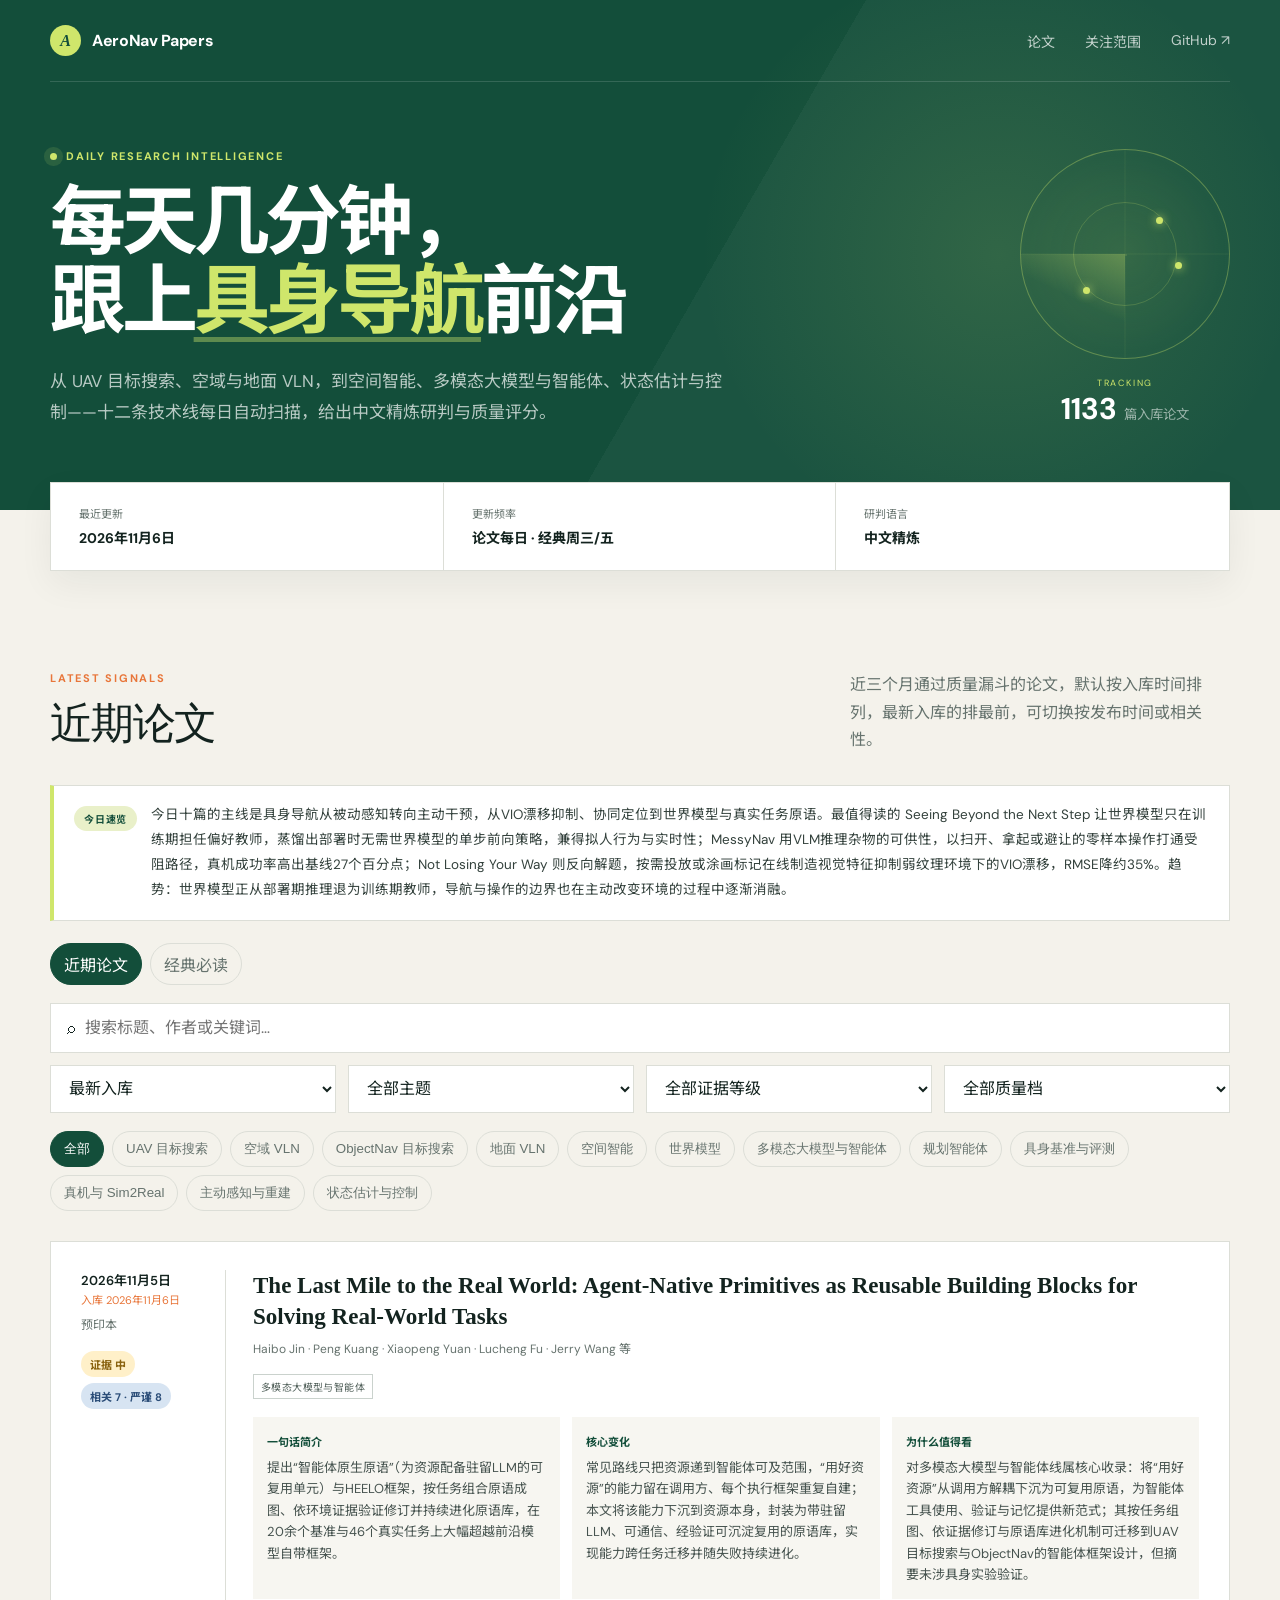
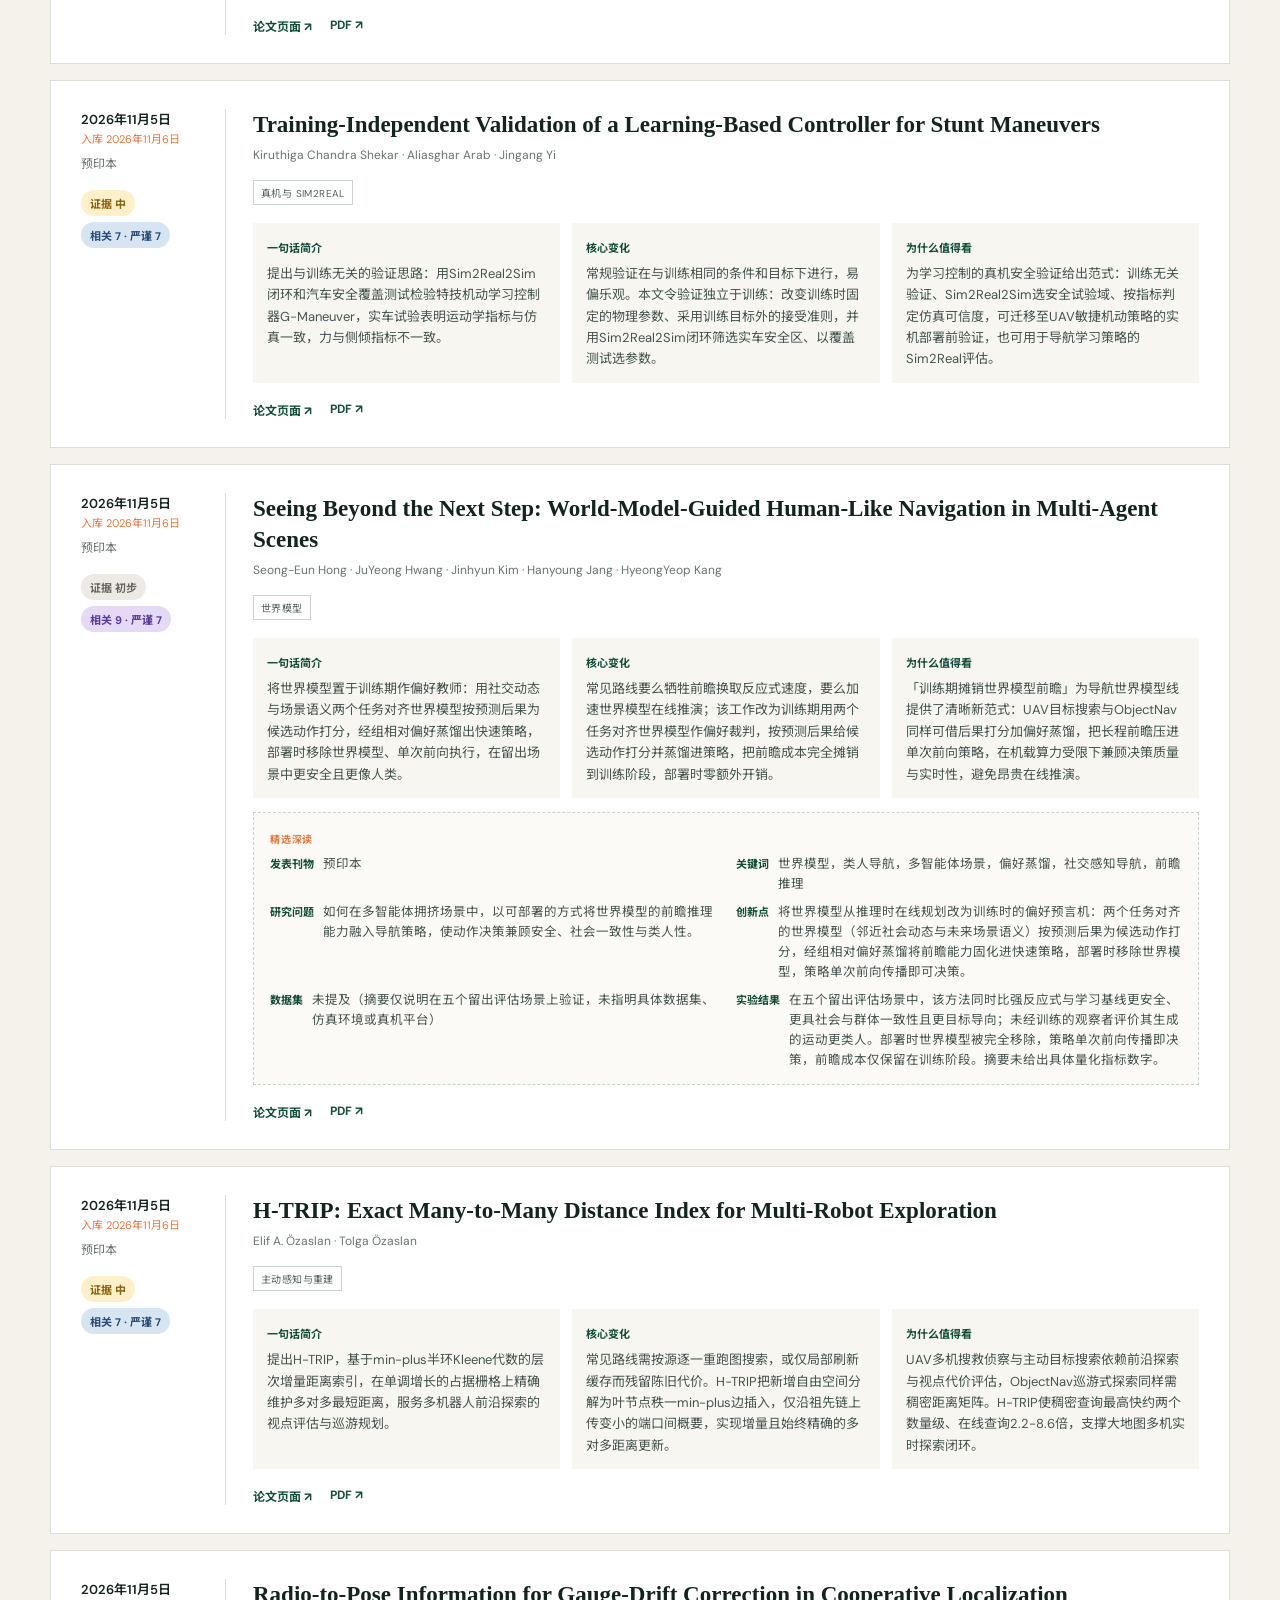
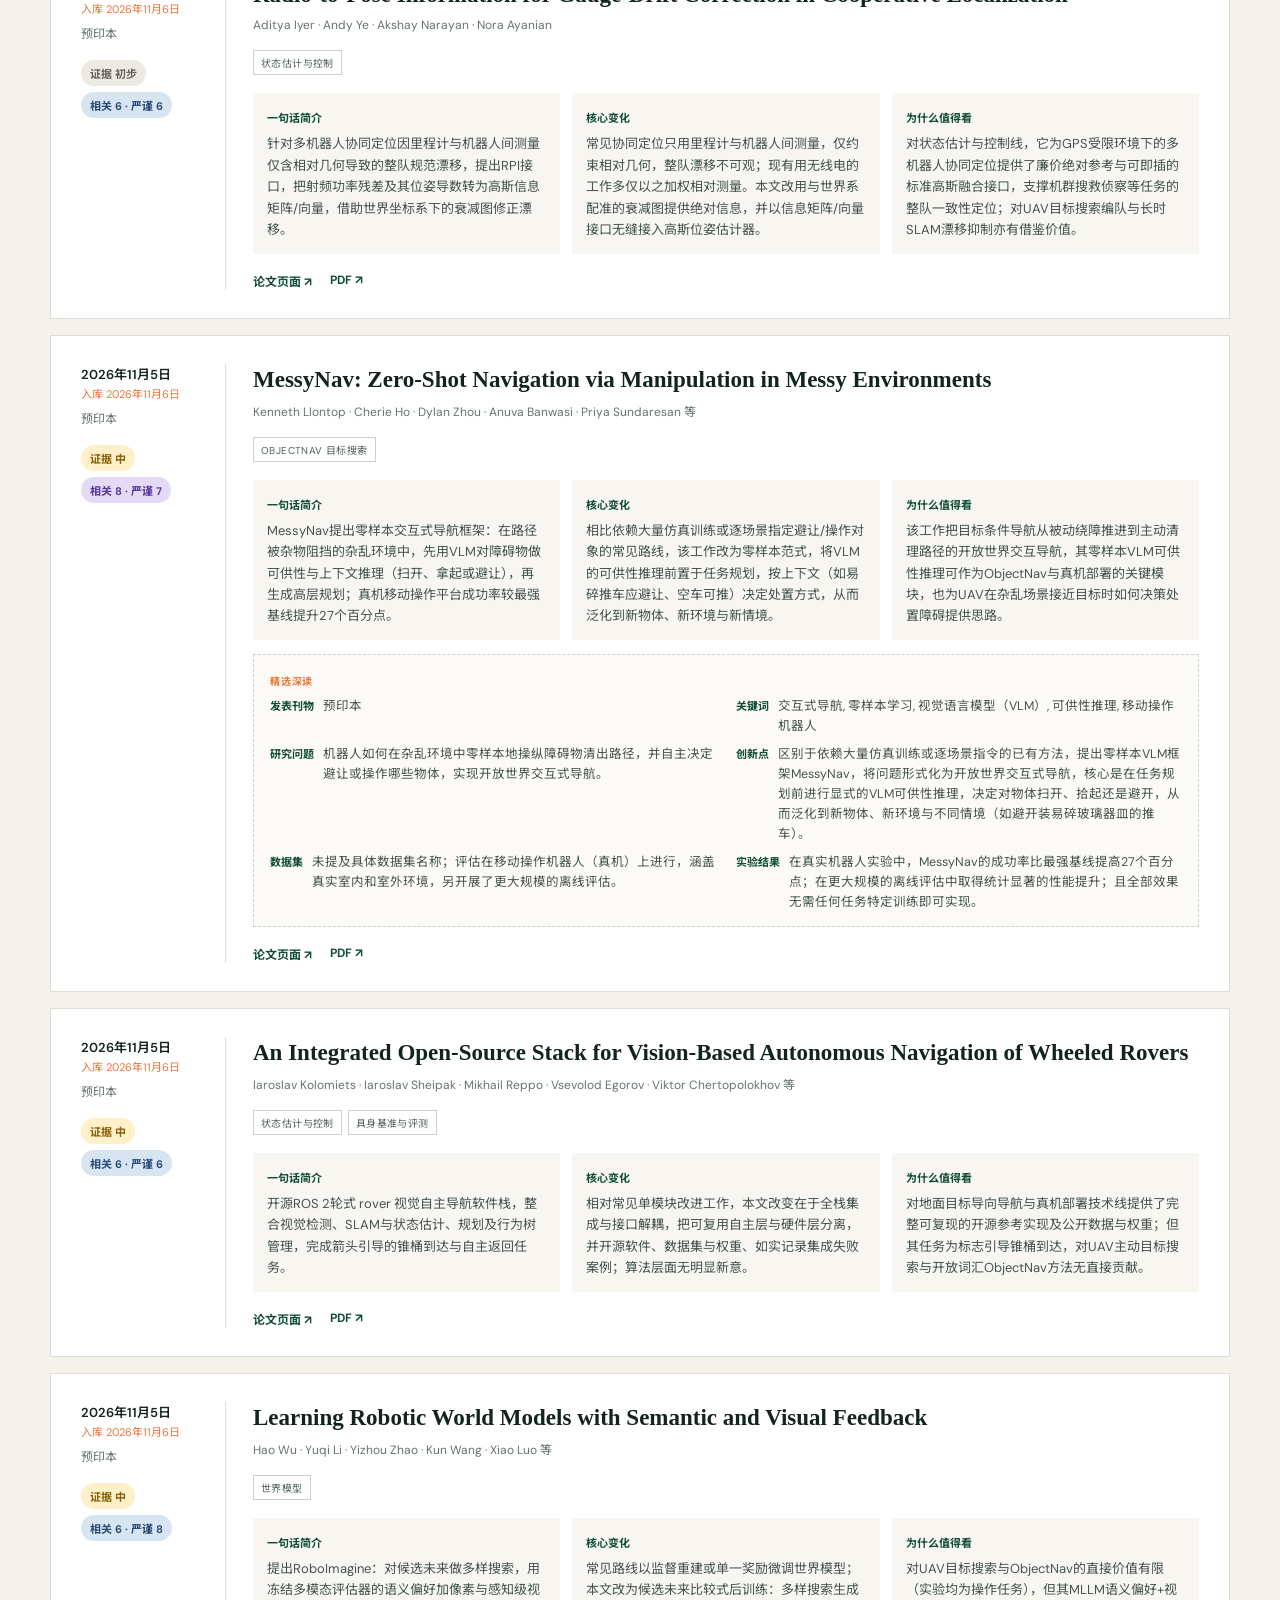
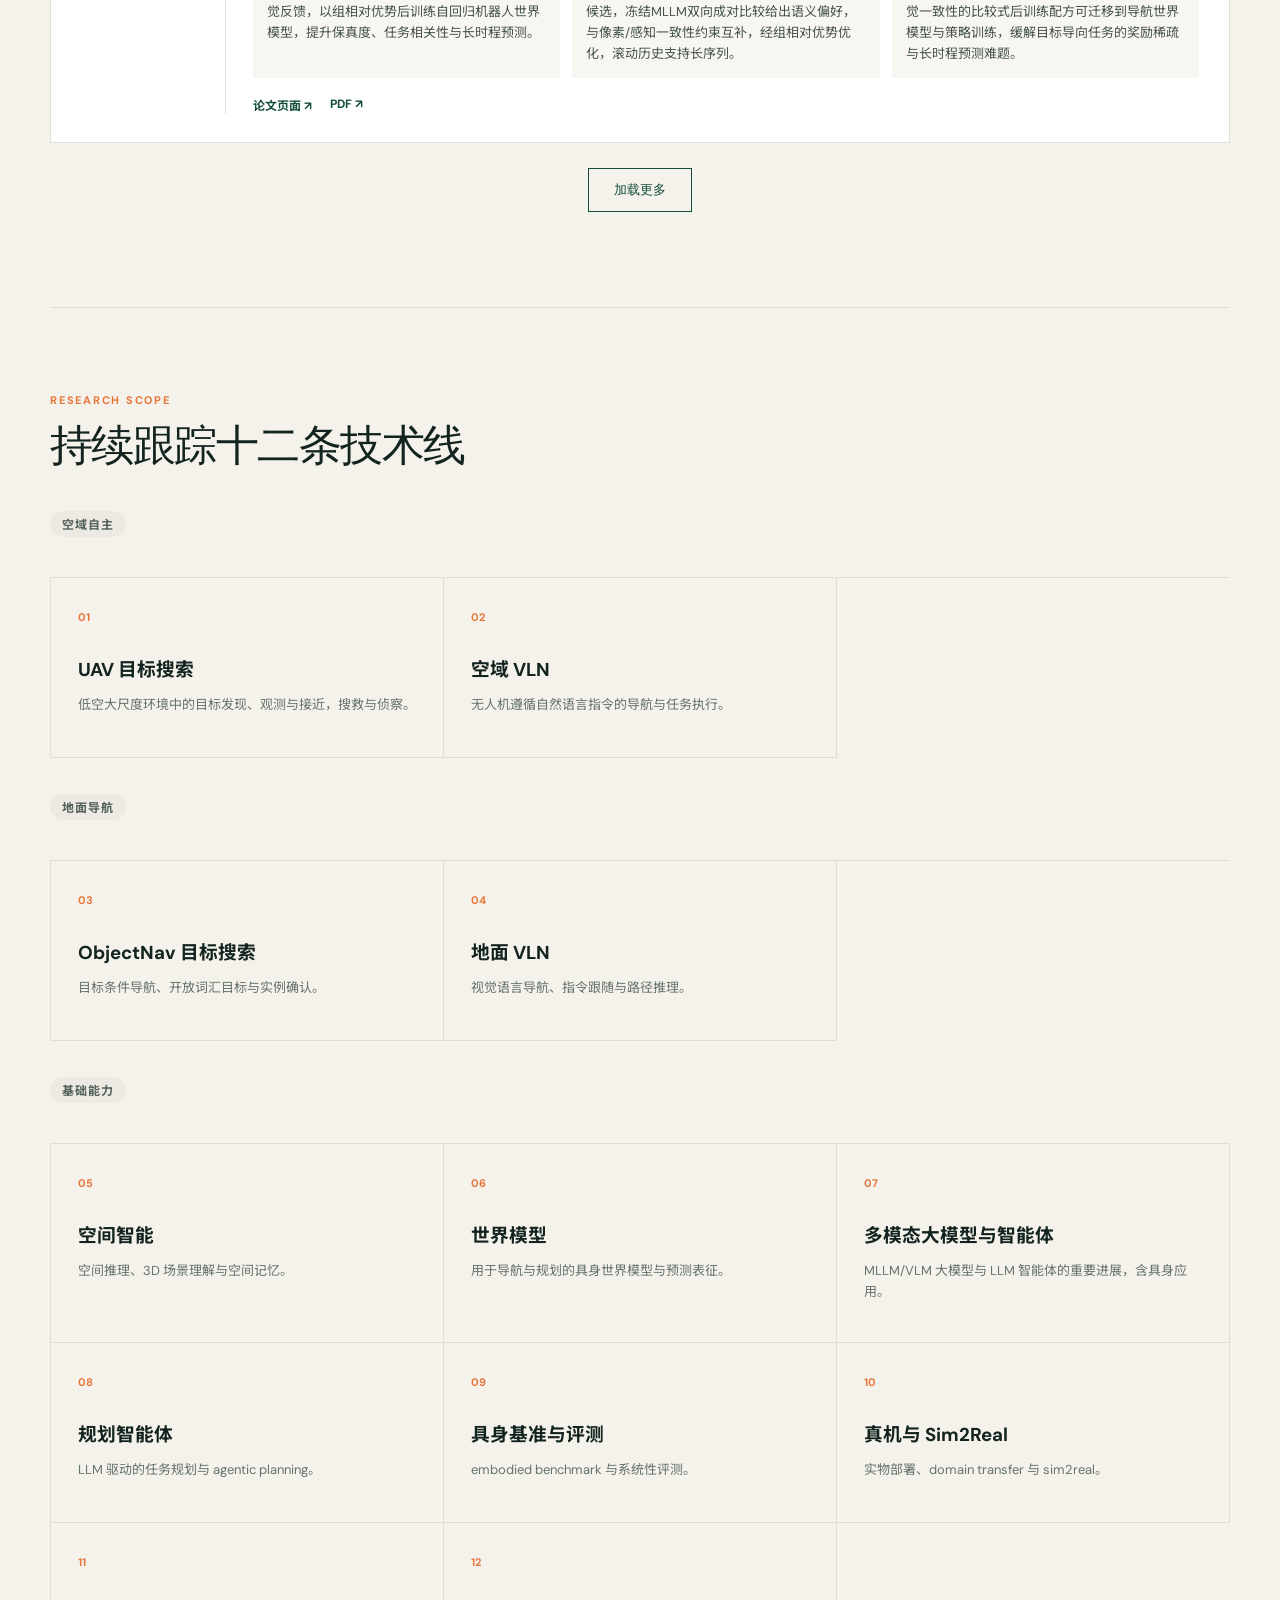
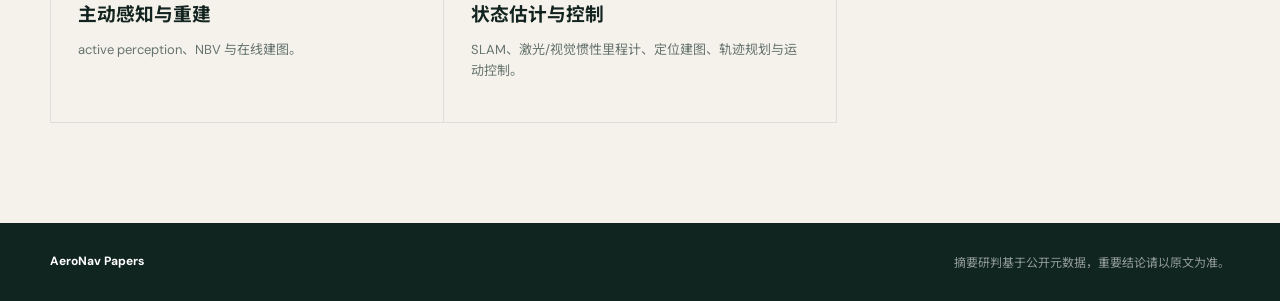
<file: index.html>
<!doctype html>
<html lang="zh-CN">
<head>
  <meta charset="UTF-8" />
  <meta name="viewport" content="width=device-width, initial-scale=1.0" />
  <meta name="description" content="具身智能每日论文情报站：UAV 目标搜索、VLN、空间智能、世界模型、多模态大模型与智能体、状态估计与控制等十二条技术线" />
  <title>AeroNav Papers · 具身导航论文情报站</title>
  <link rel="preconnect" href="https://fonts.googleapis.com">
  <link rel="preconnect" href="https://fonts.gstatic.com" crossorigin>
  <link href="https://fonts.googleapis.com/css2?family=DM+Sans:wght@400;500;600;700&family=Noto+Sans+SC:wght@400;500;600;700&display=swap" rel="stylesheet">
  <link rel="stylesheet" href="assets/style.css?v=6" />
</head>
<body>
  <header class="hero">
    <nav class="nav shell">
      <a class="brand" href="#"><span class="brand-mark">A</span><span>AeroNav Papers</span></a>
      <div class="nav-links"><a href="#papers">论文</a><a href="#scope">关注范围</a><a href="https://github.com/" target="_blank" rel="noreferrer">GitHub ↗</a></div>
    </nav>
    <div class="hero-content shell">
      <div>
        <div class="eyebrow"><span class="pulse"></span> DAILY RESEARCH INTELLIGENCE</div>
        <h1>每天几分钟，<br>跟上<em>具身导航</em>前沿</h1>
        <p>从 UAV 目标搜索、空域与地面 VLN，到空间智能、多模态大模型与智能体、状态估计与控制——十二条技术线每日自动扫描，给出中文精炼研判与质量评分。</p>
      </div>
      <div class="radar-card" aria-hidden="true">
        <div class="radar"><i></i><i></i><i></i><span class="sweep"></span><b class="dot d1"></b><b class="dot d2"></b><b class="dot d3"></b></div>
        <div class="radar-meta"><span>TRACKING</span><strong id="paperCount">—</strong><small>篇入库论文</small></div>
      </div>
    </div>
  </header>

  <main class="shell">
    <section class="status-row">
      <div><span class="label">最近更新</span><strong id="updatedAt">加载中…</strong></div>
      <div><span class="label">更新频率</span><strong>论文每日 · 经典周三/五</strong></div>
      <div><span class="label">研判语言</span><strong>中文精炼</strong></div>
    </section>

    <section id="papers" class="papers-section">
      <div class="section-head"><div><span class="kicker">LATEST SIGNALS</span><h2 id="sectionTitle">近期论文</h2></div><p id="sectionDesc">近三个月通过质量漏斗的论文，默认按入库时间排列，最新入库的排最前，可切换按发布时间或相关性。</p></div>
      <div id="briefingBox" class="briefing" hidden><span class="briefing-tag" id="briefingTag">今日速览</span><p id="briefingText"></p></div>
      <div class="view-tabs"><button id="tabDaily" class="chip active">近期论文</button><button id="tabClassic" class="chip">经典必读</button></div>
      <div class="toolbar">
        <label class="search"><span>⌕</span><input id="searchInput" type="search" placeholder="搜索标题、作者或关键词…" /></label>
        <select id="sortFilter" aria-label="排序方式"></select>
        <select id="topicFilter"><option value="">全部主题</option></select>
        <select id="evidenceFilter"><option value="">全部证据等级</option><option>强</option><option>中</option><option>初步</option><option>待核验</option></select>
        <select id="qualityFilter"><option value="">全部质量档</option><option value="featured">精选（相关≥8）</option><option value="standard">常规（相关6-7）</option></select>
      </div>
      <div id="topicChips" class="chips"></div>
      <div id="paperList" class="paper-list"><div class="loading">正在读取论文数据…</div></div>
      <button id="loadMore" class="load-more" hidden>加载更多</button>
    </section>

    <section id="scope" class="scope-section">
      <div><span class="kicker">RESEARCH SCOPE</span><h2>持续跟踪十二条技术线</h2></div>
      <div class="scope-group"><span class="scope-group-label">空域自主</span>
        <div class="scope-grid">
          <article><b>01</b><h3>UAV 目标搜索</h3><p>低空大尺度环境中的目标发现、观测与接近，搜救与侦察。</p></article>
          <article><b>02</b><h3>空域 VLN</h3><p>无人机遵循自然语言指令的导航与任务执行。</p></article>
        </div>
      </div>
      <div class="scope-group"><span class="scope-group-label">地面导航</span>
        <div class="scope-grid">
          <article><b>03</b><h3>ObjectNav 目标搜索</h3><p>目标条件导航、开放词汇目标与实例确认。</p></article>
          <article><b>04</b><h3>地面 VLN</h3><p>视觉语言导航、指令跟随与路径推理。</p></article>
        </div>
      </div>
      <div class="scope-group"><span class="scope-group-label">基础能力</span>
        <div class="scope-grid">
          <article><b>05</b><h3>空间智能</h3><p>空间推理、3D 场景理解与空间记忆。</p></article>
          <article><b>06</b><h3>世界模型</h3><p>用于导航与规划的具身世界模型与预测表征。</p></article>
          <article><b>07</b><h3>多模态大模型与智能体</h3><p>MLLM/VLM 大模型与 LLM 智能体的重要进展，含具身应用。</p></article>
          <article><b>08</b><h3>规划智能体</h3><p>LLM 驱动的任务规划与 agentic planning。</p></article>
          <article><b>09</b><h3>具身基准与评测</h3><p>embodied benchmark 与系统性评测。</p></article>
          <article><b>10</b><h3>真机与 Sim2Real</h3><p>实物部署、domain transfer 与 sim2real。</p></article>
          <article><b>11</b><h3>主动感知与重建</h3><p>active perception、NBV 与在线建图。</p></article>
          <article><b>12</b><h3>状态估计与控制</h3><p>SLAM、激光/视觉惯性里程计、定位建图、轨迹规划与运动控制。</p></article>
        </div>
      </div>
    </section>
  </main>
  <footer><div class="shell"><span>AeroNav Papers</span><span>摘要研判基于公开元数据，重要结论请以原文为准。</span></div></footer>
  <script data-goatcounter="https://skyxiaoye325.goatcounter.com/count" async src="//gc.zgo.at/count.js"></script>
  <script src="assets/app.js?v=9"></script>
</body>
</html>
</file>
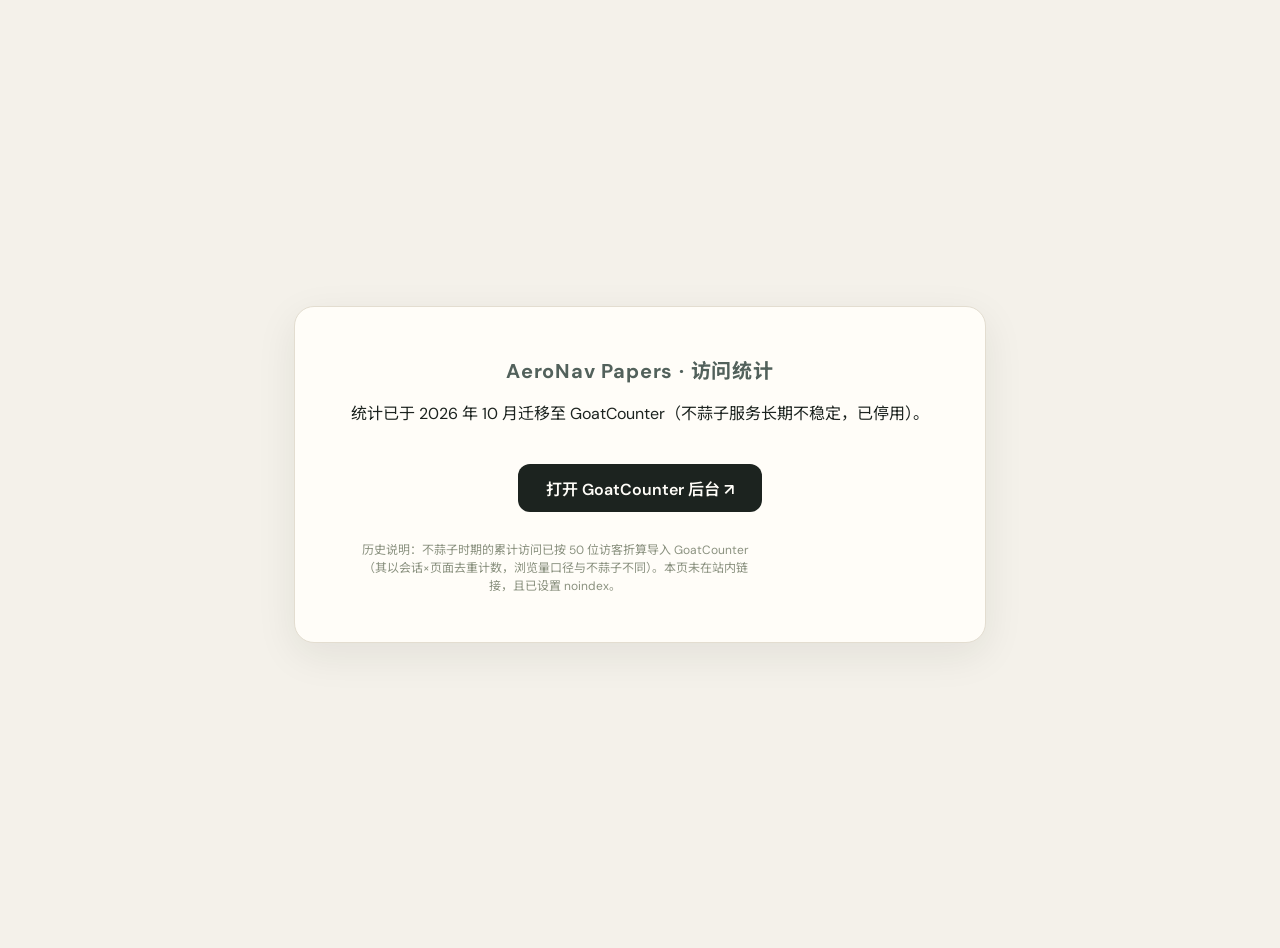
<file: stats.html>
<!doctype html>
<html lang="zh-CN">
<head>
  <meta charset="UTF-8" />
  <meta name="viewport" content="width=device-width, initial-scale=1.0" />
  <meta name="robots" content="noindex,nofollow" />
  <title>访问统计 · AeroNav Papers</title>
  <link href="https://fonts.googleapis.com/css2?family=DM+Sans:wght@400;500;600;700&family=Noto+Sans+SC:wght@400;500;600;700&display=swap" rel="stylesheet">
  <style>
    body{margin:0;font-family:"DM Sans","Noto Sans SC",system-ui,sans-serif;background:#f4f1ea;color:#1c231f;min-height:100vh;display:grid;place-items:center;padding:24px}
    .card{background:#fffdf8;border:1px solid #e3ddd0;border-radius:20px;padding:48px 56px;text-align:center;box-shadow:0 12px 40px rgba(28,35,31,.08)}
    h1{font-size:20px;letter-spacing:.04em;margin:0 0 6px;color:#52615b;font-weight:700}
    .btn{display:inline-block;margin-top:24px;padding:12px 28px;border-radius:12px;background:#1c231f;color:#fffdf8;font-weight:600;text-decoration:none}
    .btn:hover{background:#2b4d78}
    p.note{margin:28px 0 0;font-size:12px;color:#8a917f;max-width:34em}
    a{color:#2b4d78}
  </style>
</head>
<body>
  <main class="card">
    <h1>AeroNav Papers · 访问统计</h1>
    <p>统计已于 2026 年 10 月迁移至 GoatCounter（不蒜子服务长期不稳定，已停用）。</p>
    <a class="btn" href="https://skyxiaoye325.goatcounter.com/" target="_blank" rel="noreferrer">打开 GoatCounter 后台 ↗</a>
    <p class="note">历史说明：不蒜子时期的累计访问已按 50 位访客折算导入 GoatCounter（其以会话×页面去重计数，浏览量口径与不蒜子不同）。本页未在站内链接，且已设置 noindex。</p>
  </main>
  <script data-goatcounter="https://skyxiaoye325.goatcounter.com/count" async src="//gc.zgo.at/count.js"></script>
</body>
</html>
</file>
<file: assets/style.css>
:root{--ink:#13231f;--muted:#66736e;--paper:#f4f2eb;--white:#fff;--line:#dcded7;--green:#134e3a;--lime:#cfe66b;--orange:#e8763a}*{box-sizing:border-box}html{scroll-behavior:smooth}body{margin:0;background:var(--paper);color:var(--ink);font-family:"DM Sans","Noto Sans SC",sans-serif}.shell{width:min(1180px,calc(100% - 40px));margin:auto}.hero{background:var(--green);color:#fff;min-height:510px;position:relative;overflow:hidden}.hero:after{content:"";position:absolute;inset:0;background:radial-gradient(circle at 78% 50%,rgba(207,230,107,.12),transparent 29%),linear-gradient(120deg,transparent 55%,rgba(255,255,255,.035) 55%);pointer-events:none}.nav{height:82px;display:flex;align-items:center;justify-content:space-between;border-bottom:1px solid rgba(255,255,255,.14);position:relative;z-index:2}.brand{display:flex;align-items:center;gap:11px;color:#fff;text-decoration:none;font-weight:700;letter-spacing:-.02em}.brand-mark{width:31px;height:31px;display:grid;place-items:center;border-radius:50%;background:var(--lime);color:var(--green);font-family:Georgia,serif;font-style:italic}.nav-links{display:flex;gap:30px}.nav-links a{color:rgba(255,255,255,.73);text-decoration:none;font-size:14px}.hero-content{position:relative;z-index:1;display:grid;grid-template-columns:1.4fr .6fr;align-items:center;padding:67px 0 75px}.eyebrow,.kicker{font-size:11px;font-weight:700;letter-spacing:.16em}.eyebrow{color:var(--lime);display:flex;align-items:center;gap:9px}.pulse{width:7px;height:7px;border-radius:50%;background:var(--lime);box-shadow:0 0 0 6px rgba(207,230,107,.12)}h1{font-size:clamp(45px,6vw,76px);line-height:1.04;letter-spacing:-.055em;margin:20px 0 25px;max-width:800px}h1 em{font-style:normal;font-weight:700;font-family:inherit;color:var(--lime);text-decoration:underline;text-decoration-thickness:5px;text-underline-offset:10px;text-decoration-color:rgba(207,230,107,.4)}.hero-content>div>p{max-width:680px;color:rgba(255,255,255,.7);font-size:17px;line-height:1.8;margin:0}.radar-card{justify-self:end;display:flex;flex-direction:column;align-items:center}.radar{width:210px;height:210px;border:1px solid rgba(207,230,107,.35);border-radius:50%;position:relative;background:radial-gradient(circle,rgba(207,230,107,.08),transparent 70%)}.radar i{position:absolute;border:1px solid rgba(207,230,107,.2);border-radius:50%;inset:25%}.radar i:nth-child(2){inset:50%}.radar i:nth-child(3){inset:0;border-width:0;border-radius:0;background:linear-gradient(transparent 49.7%,rgba(207,230,107,.18) 50%,transparent 50.3%),linear-gradient(90deg,transparent 49.7%,rgba(207,230,107,.18) 50%,transparent 50.3%)}.sweep{position:absolute;inset:50% 50% 0 0;transform-origin:100% 0;background:linear-gradient(25deg,transparent 55%,rgba(207,230,107,.3));animation:sweep 6s linear infinite}.dot{position:absolute;width:7px;height:7px;border-radius:50%;background:var(--lime);box-shadow:0 0 10px var(--lime)}.d1{top:32%;left:65%}.d2{top:66%;left:30%}.d3{top:54%;left:74%}@keyframes sweep{to{transform:rotate(360deg)}}.radar-meta{text-align:center;margin-top:18px}.radar-meta span{display:block;color:var(--lime);font-size:9px;letter-spacing:.2em}.radar-meta strong{font-size:30px;margin-right:7px}.radar-meta small{color:rgba(255,255,255,.55)}.status-row{display:grid;grid-template-columns:repeat(3,1fr);background:#fff;margin-top:-28px;position:relative;z-index:3;border:1px solid var(--line);box-shadow:0 13px 35px rgba(19,35,31,.06)}.status-row>div{padding:22px 28px;border-right:1px solid var(--line)}.status-row>div:last-child{border:0}.label{display:block;font-size:11px;color:var(--muted);margin-bottom:6px}.status-row strong{font-size:14px}.papers-section{padding:95px 0}.section-head{display:flex;align-items:end;justify-content:space-between;margin-bottom:32px}.kicker{color:var(--orange)}h2{font-family:Georgia,"Noto Serif SC",serif;font-size:43px;font-weight:500;letter-spacing:-.035em;margin:8px 0 0}.section-head p{color:var(--muted);max-width:380px;line-height:1.7;margin:0}.toolbar{display:grid;grid-template-columns:repeat(4,1fr);gap:12px}.toolbar .search{grid-column:1/-1}.search{background:#fff;border:1px solid var(--line);display:flex;align-items:center;padding:0 16px;gap:10px}.search input,select{height:48px;border:1px solid var(--line);background:#fff;color:var(--ink);font:inherit;padding:0 14px}.search input{border:0;outline:0;width:100%;padding:0}.chips{display:flex;gap:8px;flex-wrap:wrap;margin:18px 0 30px}.chip{border:1px solid var(--line);border-radius:99px;background:transparent;padding:8px 13px;color:var(--muted);cursor:pointer}.chip.active,.chip:hover{background:var(--green);border-color:var(--green);color:#fff}.paper-list{display:grid;gap:16px}.paper-card{background:#fff;border:1px solid var(--line);padding:28px 30px;display:grid;grid-template-columns:145px 1fr;gap:27px;transition:.2s}.paper-card:hover{transform:translateY(-2px);box-shadow:0 14px 35px rgba(19,35,31,.07)}.paper-aside{border-right:1px solid var(--line);padding-right:22px}.date{font-size:13px;font-weight:600}.ingested{font-size:11px;color:var(--orange);margin-top:2px}.source{font-size:12px;color:var(--muted);margin:8px 0 18px}.evidence{display:inline-flex;border-radius:99px;padding:5px 9px;font-size:11px;font-weight:700}.evidence.强{background:#dcefdc;color:#24622f}.evidence.中{background:#fff0c9;color:#8a6310}.evidence.初步,.evidence.待核验{background:#eceae3;color:#68665f}.paper-title{font-family:Georgia,"Noto Serif SC",serif;font-size:23px;line-height:1.35;margin:0 0 7px}.authors{font-size:12px;color:var(--muted);margin-bottom:17px}.tags{display:flex;flex-wrap:wrap;gap:6px;margin-bottom:18px}.tag{font-size:10px;letter-spacing:.04em;text-transform:uppercase;border:1px solid #cad2cd;padding:4px 7px;color:#52615b}.insight{display:grid;grid-template-columns:repeat(3,1fr);gap:12px}.insight>div{background:#f7f6f1;padding:13px 14px}.insight b{font-size:11px;color:var(--green)}.insight p{font-size:13px;line-height:1.65;margin:6px 0 0;color:#46534f}.paper-actions{margin-top:18px;display:flex;gap:18px}.paper-actions a{font-size:12px;font-weight:700;color:var(--green);text-decoration:none}.demo-note{font-size:11px;color:var(--orange)}.loading,.empty{padding:60px;text-align:center;color:var(--muted);background:#fff}.load-more{display:block;margin:25px auto 0;padding:12px 25px;border:1px solid var(--green);color:var(--green);background:transparent;cursor:pointer}.scope-section{border-top:1px solid var(--line);padding:80px 0 100px}.scope-grid{display:grid;grid-template-columns:repeat(3,1fr);margin-top:40px;border-top:1px solid var(--line);border-left:1px solid var(--line)}.scope-grid article{padding:27px;border-right:1px solid var(--line);border-bottom:1px solid var(--line);min-height:180px}.scope-grid b{font-size:11px;color:var(--orange)}.scope-grid h3{margin:28px 0 10px}.scope-grid p{font-size:13px;color:var(--muted);line-height:1.6}footer{background:#10251f;color:rgba(255,255,255,.55);padding:30px 0;font-size:12px}footer .shell{display:flex;justify-content:space-between}footer span:first-child{color:#fff;font-weight:700}@media(max-width:800px){.nav-links a:not(:last-child){display:none}.hero-content{grid-template-columns:1fr}.radar-card{display:none}.status-row{grid-template-columns:1fr;margin-top:-15px}.status-row>div{border-right:0;border-bottom:1px solid var(--line)}.section-head{align-items:start;flex-direction:column;gap:18px}.toolbar{grid-template-columns:1fr 1fr}.paper-card{grid-template-columns:1fr;padding:22px}.paper-aside{border-right:0;border-bottom:1px solid var(--line);padding:0 0 14px}.insight{grid-template-columns:1fr}.scope-grid{grid-template-columns:1fr}h2{font-size:36px}.papers-section{padding:70px 0}.shell{width:min(100% - 26px,1180px)}}

/* quality rating badge */
.quality{display:inline-flex;border-radius:99px;padding:5px 9px;font-size:11px;font-weight:700;background:#d7e4f2;color:#2b4d78;margin-top:6px}
.quality.hi{background:#e5daf5;color:#5b3a9e}

/* scope groups */
.scope-group{margin-top:36px}
.scope-group-label{display:inline-block;font-size:12px;font-weight:700;letter-spacing:.08em;color:#52615b;background:#eceae3;border-radius:99px;padding:4px 12px}

/* view tabs & citation badge */
.view-tabs{display:flex;gap:8px;margin-bottom:18px}
.view-tabs .chip{font:inherit}
.cite-badge{display:inline-flex;border-radius:99px;padding:5px 9px;font-size:11px;font-weight:700;background:#f6e7cf;color:#8a5a2b;margin-top:6px}

/* briefing banner */
.briefing{display:flex;gap:14px;align-items:flex-start;background:#fff;border:1px solid var(--line);border-left:4px solid var(--lime);padding:17px 20px;margin-bottom:22px}
.briefing[hidden]{display:none}
.briefing-tag{flex:none;font-size:10px;font-weight:700;letter-spacing:.08em;color:var(--green);background:#e9f0c9;border-radius:99px;padding:5px 10px;margin-top:3px}
.briefing p{margin:0;font-size:13.5px;line-height:1.85;color:#33413c}

/* featured deep-read block (6-field brief, relevance>=8 papers only) */
.deep{margin-top:14px;border:1px dashed #cad2cd;background:#fbfaf6;padding:14px 16px}
.deep-tag{display:inline-block;font-size:10px;font-weight:700;letter-spacing:.08em;color:var(--orange);margin-bottom:8px}
.deep dl{display:grid;grid-template-columns:repeat(2,1fr);gap:8px 20px;margin:0}
.deep dl>div{display:flex;gap:9px;align-items:baseline}
.deep dt{flex:none;font-size:11px;font-weight:700;color:var(--green)}
.deep dd{margin:0;font-size:12.5px;line-height:1.6;color:#46534f}
@media(max-width:800px){.deep dl{grid-template-columns:1fr}}
</file>
